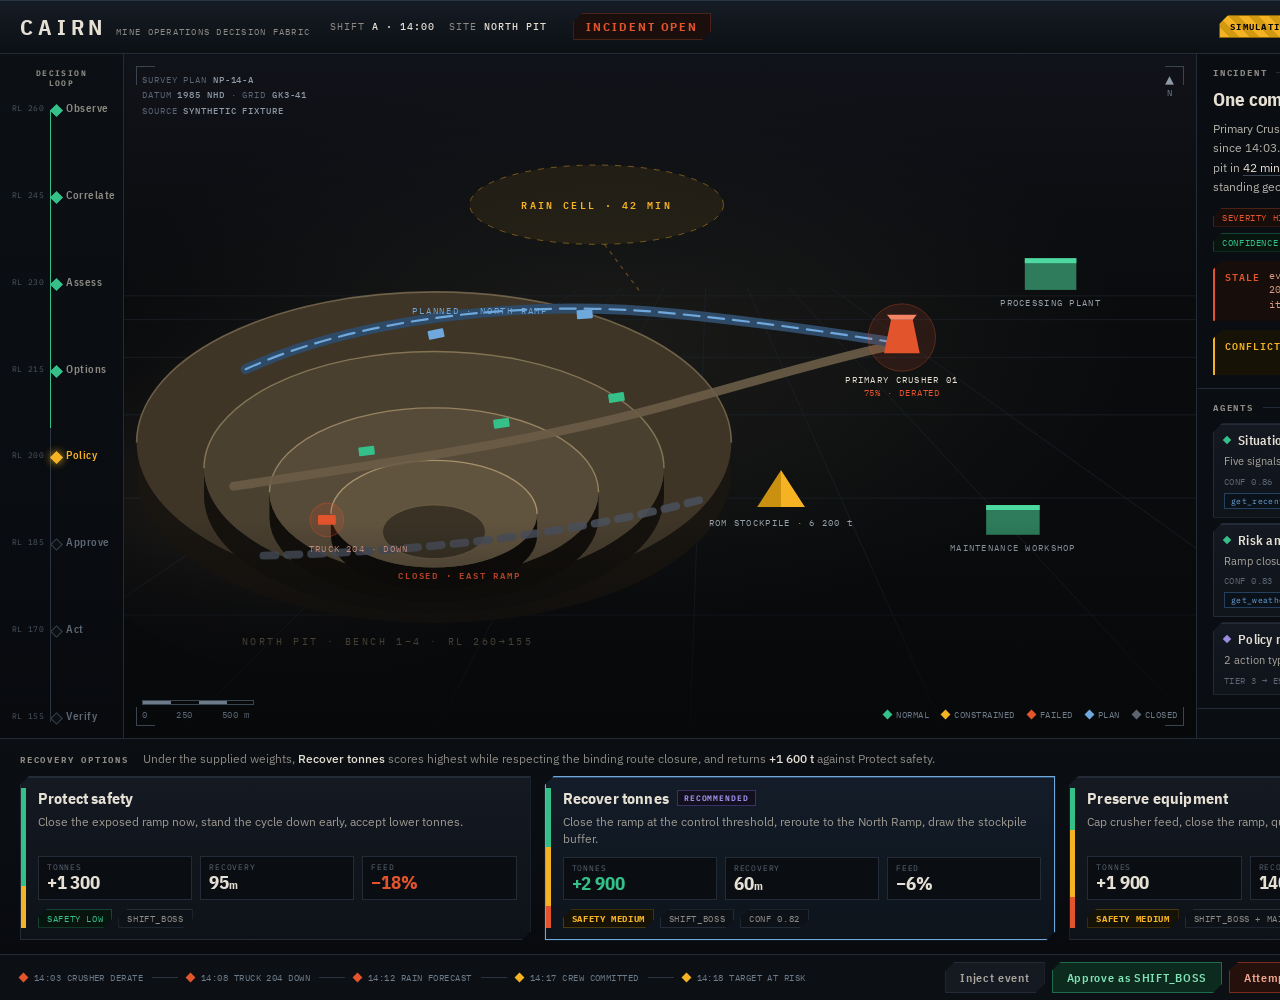
<file: docs/design/chrome-mockup.html>
<!doctype html>
<html lang="en">
<head>
<meta charset="utf-8" />
<title>CAIRN — design mockup</title>
<link rel="preconnect" href="https://fonts.googleapis.com">
<link rel="preconnect" href="https://fonts.gstatic.com" crossorigin>
<link href="https://fonts.googleapis.com/css2?family=IBM+Plex+Mono:wght@400;500;600&family=IBM+Plex+Sans+Condensed:wght@600;700&family=IBM+Plex+Sans:wght@400;500;600&display=swap" rel="stylesheet">
<style>
:root{
  /* Palette drawn from the pit itself: basalt shadow, limestone dust, haematite ore,
     hi-vis PPE amber, oxidised-copper green, survey-mark blue. */
  --basalt:#07090C; --strata:#10141A; --plate:#141922; --rule:#232B36; --rule-hi:#333D4B;
  --dust:#E6E0D4; --dust-dim:#8D8A83;
  --haematite:#E2542C; --hivis:#F5B324; --malachite:#35C08A; --survey:#6FA8DC; --violet:#9B8CE0;
  --chamfer: polygon(9px 0, 100% 0, 100% calc(100% - 9px), calc(100% - 9px) 100%, 0 100%, 0 9px);
  --mono:'IBM Plex Mono',ui-monospace,monospace;
  --cond:'IBM Plex Sans Condensed',system-ui,sans-serif;
  --sans:'IBM Plex Sans',system-ui,sans-serif;
}
*{box-sizing:border-box;margin:0;padding:0}
body{
  width:1600px;height:1000px;background:var(--basalt);color:var(--dust);
  font-family:var(--sans);font-size:13px;overflow:hidden;
  display:grid;grid-template-rows:54px 1fr 216px 46px;
  /* survey grid, very faint */
  background-image:linear-gradient(var(--rule) 1px,transparent 1px),linear-gradient(90deg,var(--rule) 1px,transparent 1px);
  background-size:80px 80px;background-blend-mode:normal;
}
body::before{content:'';position:fixed;inset:0;background:var(--basalt);opacity:.86;pointer-events:none;z-index:0}
body>*{position:relative;z-index:1}

/* ---------------------------------------------------------------- header */
.bar{display:flex;align-items:center;gap:20px;padding:0 20px;
  background:linear-gradient(180deg,#161C25,#0C1015);border-bottom:1px solid var(--rule);
  box-shadow:0 1px 0 #000, inset 0 1px 0 #2B3542;}
.mark{display:flex;align-items:baseline;gap:9px}
.mark b{font-family:var(--cond);font-weight:700;font-size:22px;letter-spacing:.22em;color:var(--dust)}
.mark span{font-family:var(--mono);font-size:9px;color:var(--dust-dim);letter-spacing:.14em}
.crumbs{display:flex;gap:14px;font-family:var(--mono);font-size:10px;color:var(--dust-dim);letter-spacing:.1em;text-transform:uppercase}
.crumbs b{color:var(--dust);font-weight:500}
.state{margin-left:6px;font-family:var(--cond);font-weight:700;font-size:12px;letter-spacing:.16em;
  padding:5px 12px;color:var(--haematite);border:1px solid #4A2318;background:#1A0F0C;clip-path:var(--chamfer)}
.right{margin-left:auto;display:flex;align-items:center;gap:9px}
.plate{font-family:var(--mono);font-size:9px;letter-spacing:.1em;padding:5px 10px;
  color:var(--dust-dim);border:1px solid var(--rule);background:#0D1218;clip-path:var(--chamfer)}
.warn{color:#0B0906;background:repeating-linear-gradient(45deg,var(--hivis),var(--hivis) 7px,#D19A10 7px,#D19A10 14px);
  border-color:#8A6608;font-weight:700;letter-spacing:.14em}

/* ----------------------------------------------------------------- main */
.main{display:grid;grid-template-columns:124px 1fr 404px;min-height:0}

/* SIGNATURE: the decision loop as pit bench levels, with reduced-level marks */
.spine{border-right:1px solid var(--rule);background:linear-gradient(180deg,#0C1015,#080A0E);
  padding:14px 0 0;display:flex;flex-direction:column}
.spine h3{font-family:var(--mono);font-size:8px;letter-spacing:.18em;color:var(--dust-dim);
  text-align:center;margin-bottom:14px}
.bench{position:relative;flex:1;display:flex;flex-direction:column;justify-content:space-between;padding-bottom:16px}
.lvl{display:grid;grid-template-columns:38px 1fr;align-items:center;gap:8px;padding:0 10px 0 6px;position:relative}
.lvl .rl{font-family:var(--mono);font-size:8px;color:#4C5764;text-align:right;letter-spacing:.04em}
.lvl .tick{position:relative;padding-left:14px;font-family:var(--cond);font-weight:600;font-size:10.5px;
  letter-spacing:.05em;color:#5D6875;line-height:1.15}
.lvl .tick::before{content:'';position:absolute;left:0;top:4px;width:7px;height:7px;
  border:1px solid #39434F;background:#0B0F14;transform:rotate(45deg)}
.lvl.done .tick{color:var(--dust-dim)}
.lvl.done .tick::before{background:var(--malachite);border-color:var(--malachite)}
.lvl.now .tick{color:var(--hivis)}
.lvl.now .tick::before{background:var(--hivis);border-color:var(--hivis);box-shadow:0 0 9px var(--hivis)}
.spine .seam{position:absolute;left:50px;top:8px;bottom:16px;width:1px;background:linear-gradient(180deg,var(--malachite) 0%,var(--malachite) 52%,#2B3440 52%,#2B3440 100%)}

/* ----------------------------------------------------------- scene frame */
.scene{position:relative;background:radial-gradient(ellipse 70% 60% at 46% 42%,#1A1B18 0%,#0A0B0D 68%);overflow:hidden}
.scene svg{position:absolute;inset:0;width:100%;height:100%}
.corner{position:absolute;width:19px;height:19px;border:1px solid #3A4552}
.corner.tl{top:12px;left:12px;border-right:0;border-bottom:0}
.corner.tr{top:12px;right:12px;border-left:0;border-bottom:0}
.corner.bl{bottom:12px;left:12px;border-right:0;border-top:0}
.corner.br{bottom:12px;right:12px;border-left:0;border-top:0}
.sceneMeta{position:absolute;left:18px;top:18px;font-family:var(--mono);font-size:9px;color:#5A6673;letter-spacing:.1em;line-height:1.7}
.sceneMeta b{color:#8E9AA6;font-weight:500}
.northArrow{position:absolute;right:22px;top:18px;text-align:center;font-family:var(--mono);font-size:9px;color:#6D7A88}
.northArrow div{font-size:15px;line-height:1;color:#8E9AA6}
.scaleBar{position:absolute;left:18px;bottom:18px;font-family:var(--mono);font-size:8.5px;color:#5A6673;letter-spacing:.08em}
.scaleBar i{display:block;width:112px;height:5px;margin-bottom:4px;
  background:repeating-linear-gradient(90deg,#6D7A88,#6D7A88 28px,transparent 28px,transparent 56px);border:1px solid #3A4552}
.legend{position:absolute;right:18px;bottom:18px;display:flex;gap:13px;font-family:var(--mono);font-size:8.5px;color:#6D7A88;letter-spacing:.06em}
.legend s{text-decoration:none;display:flex;align-items:center;gap:5px}
.legend i{width:7px;height:7px;display:block;transform:rotate(45deg)}

/* --------------------------------------------------------------- dossier */
.dossier{border-left:1px solid var(--rule);background:#0A0D12;overflow:hidden;display:flex;flex-direction:column}
.sec{border-bottom:1px solid var(--rule);padding:13px 16px}
.sec h2{font-family:var(--mono);font-size:9px;letter-spacing:.2em;color:var(--dust-dim);
  display:flex;align-items:center;gap:9px;margin-bottom:10px}
.sec h2::after{content:'';flex:1;height:1px;background:var(--rule)}
.hl{font-family:var(--cond);font-weight:700;font-size:19px;line-height:1.2;letter-spacing:-.005em;margin-bottom:8px}
.narr{font-size:12px;line-height:1.62;color:#B6B2A9}
.narr em{font-style:normal;color:var(--dust);border-bottom:1px solid #3C4652}
.tags{display:flex;flex-wrap:wrap;gap:6px;margin-top:11px}
.tag{font-family:var(--mono);font-size:9px;letter-spacing:.07em;padding:3px 8px;
  border:1px solid var(--rule);color:var(--dust-dim);background:#0D1218;clip-path:var(--chamfer)}
.tag.hot{color:var(--haematite);border-color:#4A2318;background:#170D0A}
.tag.warn{color:var(--hivis);border-color:#4A3A10;background:#161206}
.tag.ok{color:var(--malachite);border-color:#144534;background:#08150F}

.flag{display:grid;grid-template-columns:auto 1fr;gap:9px;padding:8px 10px;margin-top:9px;
  font-family:var(--mono);font-size:9.5px;line-height:1.55;clip-path:var(--chamfer)}
.flag b{font-weight:600;letter-spacing:.1em}
.flag.stale{background:#170D0A;border-left:2px solid var(--haematite);color:#D89A85}
.flag.stale b{color:var(--haematite)}
.flag.conflict{background:#161206;border-left:2px solid var(--hivis);color:#CBAE72}
.flag.conflict b{color:var(--hivis)}

.agents{display:flex;flex-direction:column;gap:5px}
.agent{border:1px solid var(--rule);background:linear-gradient(180deg,#141922,#0F131A);
  padding:8px 10px;clip-path:var(--chamfer);box-shadow:inset 0 1px 0 #232C38}
.agent .top{display:flex;align-items:center;gap:8px}
.agent .dot{width:6px;height:6px;transform:rotate(45deg);background:var(--malachite);flex:0 0 auto}
.agent .nm{font-family:var(--cond);font-weight:600;font-size:12.5px;letter-spacing:.02em}
.agent .kind{margin-left:auto;font-family:var(--mono);font-size:8px;color:#4F5A67;letter-spacing:.08em}
.agent .kind.det{color:var(--violet)}
.agent .say{font-size:11px;color:#A8A49B;line-height:1.5;margin-top:5px}
.agent .rdg{display:flex;gap:9px;margin-top:6px;font-family:var(--mono);font-size:8.5px;color:#5A6673;letter-spacing:.05em}
.agent .tools{display:flex;gap:4px;margin-top:6px}
.agent .tools i{font-family:var(--mono);font-style:normal;font-size:8px;letter-spacing:.04em;
  padding:2px 6px;border:1px solid #24405E;color:var(--survey);background:#0A1119}

/* ------------------------------------------------------------------ rail */
.rail{border-top:1px solid var(--rule);background:linear-gradient(180deg,#0B0F14,#080A0E);padding:12px 20px}
.railhead{display:flex;align-items:baseline;gap:14px;margin-bottom:10px}
.railhead h2{font-family:var(--mono);font-size:9px;letter-spacing:.2em;color:var(--dust-dim)}
.railhead p{font-size:11.5px;color:#8D8A83}
.railhead p b{color:var(--dust);font-weight:500}
.cards{display:grid;grid-template-columns:repeat(3,1fr);gap:14px}
.card{position:relative;display:grid;grid-template-columns:5px 1fr;gap:12px;
  border:1px solid var(--rule);background:linear-gradient(180deg,#141922,#0E1218);
  padding:11px 13px 11px 0;clip-path:var(--chamfer);box-shadow:inset 0 1px 0 #232C38}
.card.sel{border-color:var(--survey);background:linear-gradient(180deg,#131C28,#0D141C);
  box-shadow:inset 0 1px 0 #2E4A66,0 0 0 1px rgba(111,168,220,.28)}
/* core-sample bar: risk composition as strata */
.core{width:5px;height:100%}
.card h3{font-family:var(--cond);font-weight:700;font-size:16px;letter-spacing:.01em;display:flex;align-items:center;gap:8px}
.rec{font-family:var(--mono);font-size:8px;letter-spacing:.11em;color:var(--violet);
  border:1px solid #3B3168;background:#120F1E;padding:2px 6px}
.card p{font-size:11.5px;color:#9E9A92;line-height:1.5;margin-top:5px;min-height:34px}
.mets{display:grid;grid-template-columns:repeat(3,1fr);gap:8px;margin-top:9px}
.met{border:1px solid var(--rule);background:#0A0E13;padding:5px 8px}
.met u{display:block;text-decoration:none;font-family:var(--mono);font-size:8px;color:#5A6673;letter-spacing:.1em}
.met b{font-family:var(--cond);font-weight:700;font-size:19px;letter-spacing:-.01em;line-height:1.15}
.foot{display:flex;gap:6px;margin-top:9px;flex-wrap:wrap}

/* ---------------------------------------------------------------- footer */
.ctl{display:flex;align-items:center;gap:16px;padding:0 20px;background:#0C1015;border-top:1px solid var(--rule)}
.tl{display:flex;align-items:center;flex:1;gap:0}
.ev{display:flex;align-items:center;gap:7px;font-family:var(--mono);font-size:9px;color:#6D7A88;letter-spacing:.05em}
.ev i{width:7px;height:7px;transform:rotate(45deg);display:block}
.seg{width:26px;height:1px;background:#2B3440;margin:0 9px}
.btns{display:flex;gap:7px}
.btn{font-family:var(--cond);font-weight:600;font-size:11.5px;letter-spacing:.06em;padding:7px 14px;
  border:1px solid var(--rule);background:#141922;color:#A8A49B;clip-path:var(--chamfer)}
.btn.go{background:#0C2A1E;border-color:#1D6B4C;color:#7FE3B6}
.btn.no{background:#26100C;border-color:#7A2B1C;color:#F0A78F}
</style>
</head>
<body>

<header class="bar">
  <div class="mark"><b>CAIRN</b><span>MINE OPERATIONS DECISION FABRIC</span></div>
  <div class="crumbs"><span>SHIFT <b>A · 14:00</b></span><span>SITE <b>NORTH PIT</b></span></div>
  <div class="state">INCIDENT OPEN</div>
  <div class="right">
    <span class="plate warn">SIMULATION ONLY</span>
    <span class="plate">claude-sonnet-5</span>
    <span class="plate">policy-2026.09.1</span>
  </div>
</header>

<main class="main">

  <!-- SIGNATURE: decision loop as bench levels -->
  <aside class="spine">
    <h3>DECISION<br>LOOP</h3>
    <div class="bench">
      <div class="seam"></div>
      <div class="lvl done"><span class="rl">RL 260</span><span class="tick">Observe</span></div>
      <div class="lvl done"><span class="rl">RL 245</span><span class="tick">Correlate</span></div>
      <div class="lvl done"><span class="rl">RL 230</span><span class="tick">Assess</span></div>
      <div class="lvl done"><span class="rl">RL 215</span><span class="tick">Options</span></div>
      <div class="lvl now"><span class="rl">RL 200</span><span class="tick">Policy</span></div>
      <div class="lvl"><span class="rl">RL 185</span><span class="tick">Approve</span></div>
      <div class="lvl"><span class="rl">RL 170</span><span class="tick">Act</span></div>
      <div class="lvl"><span class="rl">RL 155</span><span class="tick">Verify</span></div>
    </div>
  </aside>

  <!-- scene, framed as a survey sheet -->
  <section class="scene">
    <svg viewBox="0 0 1100 690" preserveAspectRatio="xMidYMid slice">
      <defs>
        <radialGradient id="dust" cx="30%" cy="56%" r="46%">
          <stop offset="0%" stop-color="#6A5B45" stop-opacity=".30"/>
          <stop offset="100%" stop-color="#0A0B0D" stop-opacity="0"/></radialGradient>
        <linearGradient id="far" x1="0" y1="0" x2="0" y2="1">
          <stop offset="0" stop-color="#11131A" stop-opacity=".95"/>
          <stop offset="1" stop-color="#11131A" stop-opacity="0"/></linearGradient>
        <linearGradient id="near" x1="0" y1="0" x2="0" y2="1">
          <stop offset="0" stop-color="#07080A" stop-opacity="0"/>
          <stop offset="1" stop-color="#07080A" stop-opacity=".92"/></linearGradient>
        <linearGradient id="road" x1="0" y1="0" x2="1" y2="0">
          <stop offset="0" stop-color="#7A6A52"/><stop offset="1" stop-color="#544838"/></linearGradient>
      </defs>

      <!-- ground plane: converging survey grid is the cheapest honest depth cue -->
      <g stroke="#1D232C" stroke-width="1" opacity=".75">
        <path d="M-200,690 L470,236"/><path d="M60,690 L512,236"/><path d="M320,690 L554,236"/>
        <path d="M580,690 L596,236"/><path d="M840,690 L638,236"/><path d="M1100,690 L680,236"/>
        <path d="M1360,690 L722,236"/>
        <path d="M0,244 L1100,244"/><path d="M0,268 L1100,268"/><path d="M0,306 L1100,306"/>
        <path d="M0,364 L1100,364"/><path d="M0,448 L1100,448"/><path d="M0,566 L1100,566"/>
      </g>
      <rect width="1100" height="250" fill="url(#far)"/>
      <ellipse cx="330" cy="420" rx="420" ry="230" fill="url(#dust)"/>

      <!-- OPEN PIT: four benches. Each = dark riser wall + lit top face. -->
      <g transform="translate(322,392)">
        <g>
          <path d="M-300,0 A300,152 0 0 0 300,0 L300,30 A300,152 0 0 1 -300,30 Z" fill="#191510"/>
          <ellipse rx="300" ry="152" fill="#3E3527"/>
          <path d="M-300,0 A300,152 0 0 1 300,0" fill="none" stroke="#8C7A5C" stroke-width="1.6" opacity=".7"/>
        </g>
        <g transform="translate(0,26)">
          <path d="M-232,0 A232,118 0 0 0 232,0 L232,28 A232,118 0 0 1 -232,28 Z" fill="#15120E"/>
          <ellipse rx="232" ry="118" fill="#4A4030"/>
          <path d="M-232,0 A232,118 0 0 1 232,0" fill="none" stroke="#9C8965" stroke-width="1.5" opacity=".72"/>
        </g>
        <g transform="translate(0,50)">
          <path d="M-166,0 A166,85 0 0 0 166,0 L166,26 A166,85 0 0 1 -166,26 Z" fill="#120F0B"/>
          <ellipse rx="166" ry="85" fill="#564A38"/>
          <path d="M-166,0 A166,85 0 0 1 166,0" fill="none" stroke="#AE9970" stroke-width="1.4" opacity=".74"/>
        </g>
        <g transform="translate(0,72)">
          <path d="M-104,0 A104,54 0 0 0 104,0 L104,22 A104,54 0 0 1 -104,22 Z" fill="#0E0C09"/>
          <ellipse rx="104" ry="54" fill="#61543F"/>
          <path d="M-104,0 A104,54 0 0 1 104,0" fill="none" stroke="#BFA87C" stroke-width="1.3" opacity=".76"/>
        </g>
        <ellipse cy="90" rx="52" ry="27" fill="#3A3225"/>
        <ellipse cy="90" rx="52" ry="27" fill="none" stroke="#7E6E52" stroke-opacity=".5"/>
      </g>
      <text x="128" y="596" font-family="IBM Plex Mono" font-size="10" fill="#8A7A62" letter-spacing="2.6">NORTH PIT · BENCH 1–4 · RL 260→155</text>

      <!-- haul roads. Plan route reads as a surveyed line, not a neon tube. -->
      <path d="M120,436 C280,412 430,390 566,352 C660,326 720,308 776,296"
            stroke="#6B5C46" stroke-width="9" fill="none" stroke-linecap="round" opacity=".9"/>
      <path d="M132,318 C240,268 410,246 566,262 C666,272 728,282 780,290"
            stroke="#2E4A66" stroke-width="10" fill="none" stroke-linecap="round"/>
      <path d="M132,318 C240,268 410,246 566,262 C666,272 728,282 780,290"
            stroke="#6FA8DC" stroke-width="2.2" fill="none" stroke-linecap="round" stroke-dasharray="16 9"/>
      <text x="300" y="262" font-family="IBM Plex Mono" font-size="9.5" fill="#6FA8DC" letter-spacing="1.8">PLANNED · NORTH RAMP</text>

      <path d="M150,506 C310,502 452,486 590,450" stroke="#4A515C" stroke-width="8"
            fill="none" stroke-linecap="round" stroke-dasharray="12 12" opacity=".85"/>
      <text x="286" y="530" font-family="IBM Plex Mono" font-size="9.5" font-weight="600"
            fill="#E2542C" letter-spacing="1.8">CLOSED · EAST RAMP</text>

      <!-- fleet -->
      <g>
        <rect x="246" y="396" width="16" height="9" rx="1" fill="#35C08A" transform="rotate(-7 254 400)"/>
        <rect x="382" y="368" width="16" height="9" rx="1" fill="#35C08A" transform="rotate(-8 390 372)"/>
        <rect x="498" y="342" width="16" height="9" rx="1" fill="#35C08A" transform="rotate(-9 506 346)"/>
        <rect x="316" y="278" width="16" height="9" rx="1" fill="#6FA8DC" transform="rotate(-12 324 282)"/>
        <rect x="466" y="258" width="16" height="9" rx="1" fill="#6FA8DC" transform="rotate(-4 474 262)"/>
        <g transform="translate(214,470)">
          <circle r="17" fill="#E2542C" opacity=".15"/><circle r="17" fill="none" stroke="#E2542C" stroke-opacity=".4"/>
          <rect x="-9" y="-5" width="18" height="10" rx="1" fill="#E2542C"/>
        </g>
        <text x="196" y="502" font-family="IBM Plex Mono" font-size="9" fill="#D89A85" letter-spacing="1.2">TRUCK 204 · DOWN</text>
      </g>

      <!-- plant area, clustered on a plateau right of the pit -->
      <g transform="translate(794,286)">
        <circle r="34" fill="#E2542C" opacity=".12"/><circle r="34" fill="none" stroke="#E2542C" stroke-opacity=".32"/>
        <path d="M-18,16 L-11,-18 L11,-18 L18,16 Z" fill="#E2542C"/>
        <path d="M-11,-18 L11,-18 L15,-23 L-15,-23 Z" fill="#F58465"/>
        <text y="46" text-anchor="middle" font-family="IBM Plex Mono" font-size="9.5" fill="#E8E2D6" letter-spacing="1.3">PRIMARY CRUSHER 01</text>
        <text y="59" text-anchor="middle" font-family="IBM Plex Mono" font-size="9" fill="#E2542C" letter-spacing=".9">75% · DERATED</text>
      </g>
      <g transform="translate(944,222)">
        <rect x="-26" y="-16" width="52" height="32" fill="#2E7C5C"/>
        <rect x="-26" y="-16" width="52" height="5" fill="#4FD9A2"/>
        <text y="32" text-anchor="middle" font-family="IBM Plex Mono" font-size="9.5" fill="#98A2AC" letter-spacing="1.3">PROCESSING PLANT</text>
      </g>
      <g transform="translate(672,442)">
        <path d="M0,-22 L24,15 L-24,15 Z" fill="#C9910F"/><path d="M0,-22 L24,15 L0,15 Z" fill="#F5B324"/>
        <text y="34" text-anchor="middle" font-family="IBM Plex Mono" font-size="9.5" fill="#98A2AC" letter-spacing="1.3">ROM STOCKPILE · 6 200 t</text>
      </g>
      <g transform="translate(906,470)">
        <rect x="-27" y="-15" width="54" height="30" fill="#2E7C5C"/>
        <rect x="-27" y="-15" width="54" height="5" fill="#4FD9A2"/>
        <text y="31" text-anchor="middle" font-family="IBM Plex Mono" font-size="9.5" fill="#98A2AC" letter-spacing="1.3">MAINTENANCE WORKSHOP</text>
      </g>

      <!-- rain cell, smaller so it threatens rather than dominates -->
      <g transform="translate(486,152)">
        <ellipse rx="128" ry="40" fill="#F5B324" opacity=".07"/>
        <ellipse rx="128" ry="40" fill="none" stroke="#F5B324" stroke-opacity=".42" stroke-dasharray="6 7"/>
        <text y="4" text-anchor="middle" font-family="IBM Plex Mono" font-size="10.5" font-weight="600" fill="#F5B324" letter-spacing="2.4">RAIN CELL · 42 MIN</text>
        <path d="M8,40 L44,88" stroke="#F5B324" stroke-opacity=".35" stroke-width="1.2" stroke-dasharray="4 5"/>
      </g>

      <rect y="470" width="1100" height="220" fill="url(#near)"/>
    </svg>

    <div class="corner tl"></div><div class="corner tr"></div><div class="corner bl"></div><div class="corner br"></div>
    <div class="sceneMeta">SURVEY PLAN <b>NP-14-A</b><br>DATUM <b>1985 NHD</b> · GRID <b>GK3-41</b><br>SOURCE <b>SYNTHETIC FIXTURE</b></div>
    <div class="northArrow"><div>▲</div>N</div>
    <div class="scaleBar"><i></i>0 &nbsp;&nbsp;&nbsp; 250 &nbsp;&nbsp;&nbsp; 500 m</div>
    <div class="legend">
      <s><i style="background:#35C08A"></i>NORMAL</s>
      <s><i style="background:#F5B324"></i>CONSTRAINED</s>
      <s><i style="background:#E2542C"></i>FAILED</s>
      <s><i style="background:#6FA8DC"></i>PLAN</s>
      <s><i style="background:#5C6470"></i>CLOSED</s>
    </div>
  </section>

  <!-- dossier -->
  <aside class="dossier">
    <div class="sec">
      <h2>INCIDENT</h2>
      <div class="hl">One compound disruption, not five alerts</div>
      <div class="narr">Primary Crusher 01 has held <em>1 800 t/h against 2 400 t/h nominal</em> since 14:03. Truck 204 went down at 14:08. A rain cell reaches the pit in <em>42 minutes</em>, and the East Ramp closes automatically under a standing geotechnical control.</div>
      <div class="tags">
        <span class="tag hot">SEVERITY HIGH</span>
        <span class="tag">5 EVENTS → 1 INCIDENT</span>
        <span class="tag warn">42 MIN WINDOW</span>
        <span class="tag ok">CONFIDENCE 0.86</span>
      </div>
      <div class="flag stale"><b>STALE</b><span>evd_fleet_telemetry_stale — last packet for Truck 204 is 15 minutes old. Confirm before relying on it.</span></div>
      <div class="flag conflict"><b>CONFLICT</b><span>evd_weather_bom vs evd_weather_onsite — both retained; planning uses the earlier arrival.</span></div>
    </div>

    <div class="sec">
      <h2>AGENTS</h2>
      <div class="agents">
        <div class="agent">
          <div class="top"><i class="dot"></i><span class="nm">Situation</span><span class="kind">STRANDS AGENT</span></div>
          <div class="say">Five signals share one haul cycle and one 42-minute window.</div>
          <div class="rdg"><span>CONF 0.86</span><span>8 EVIDENCE</span><span>9 ms</span></div>
          <div class="tools"><i>get_recent_events</i><i>get_evidence</i></div>
        </div>
        <div class="agent">
          <div class="top"><i class="dot"></i><span class="nm">Risk and HSE</span><span class="kind">STRANDS AGENT</span></div>
          <div class="say">Ramp closure is a binding control. Not a discretionary call.</div>
          <div class="rdg"><span>CONF 0.83</span><span>4 EVIDENCE</span><span>6 ms</span></div>
          <div class="tools"><i>get_weather_window</i><i>get_evidence</i></div>
        </div>
        <div class="agent">
          <div class="top"><i class="dot" style="background:var(--violet)"></i><span class="nm">Policy review</span><span class="kind det">DETERMINISTIC · NO MODEL</span></div>
          <div class="say">2 action types evaluated against policy-2026.09.1</div>
          <div class="rdg"><span>TIER 3 → ESCALATE</span><span>0 MODEL CALLS</span></div>
        </div>
      </div>
    </div>
  </aside>
</main>

<!-- options -->
<section class="rail">
  <div class="railhead">
    <h2>RECOVERY OPTIONS</h2>
    <p>Under the supplied weights, <b>Recover tonnes</b> scores highest while respecting the binding route closure, and returns <b>+1 600 t</b> against Protect safety.</p>
  </div>
  <div class="cards">
    <article class="card">
      <div class="core" style="background:linear-gradient(180deg,#35C08A 0 70%,#F5B324 70% 100%)"></div>
      <div>
        <h3>Protect safety</h3>
        <p>Close the exposed ramp now, stand the cycle down early, accept lower tonnes.</p>
        <div class="mets">
          <div class="met"><u>TONNES</u><b>+1 300</b></div>
          <div class="met"><u>RECOVERY</u><b>95<small style="font-size:11px">m</small></b></div>
          <div class="met"><u>FEED</u><b style="color:var(--haematite)">−18%</b></div>
        </div>
        <div class="foot"><span class="tag ok">SAFETY LOW</span><span class="tag">SHIFT_BOSS</span></div>
      </div>
    </article>

    <article class="card sel">
      <div class="core" style="background:linear-gradient(180deg,#35C08A 0 42%,#F5B324 42% 84%,#E2542C 84% 100%)"></div>
      <div>
        <h3>Recover tonnes <span class="rec">RECOMMENDED</span></h3>
        <p>Close the ramp at the control threshold, reroute to the North Ramp, draw the stockpile buffer.</p>
        <div class="mets">
          <div class="met"><u>TONNES</u><b style="color:var(--malachite)">+2 900</b></div>
          <div class="met"><u>RECOVERY</u><b>60<small style="font-size:11px">m</small></b></div>
          <div class="met"><u>FEED</u><b>−6%</b></div>
        </div>
        <div class="foot"><span class="tag warn">SAFETY MEDIUM</span><span class="tag">SHIFT_BOSS</span><span class="tag">CONF 0.82</span></div>
      </div>
    </article>

    <article class="card">
      <div class="core" style="background:linear-gradient(180deg,#35C08A 0 30%,#F5B324 30% 78%,#E2542C 78% 100%)"></div>
      <div>
        <h3>Preserve equipment</h3>
        <p>Cap crusher feed, close the ramp, queue the inspection when the crew frees at 16:10.</p>
        <div class="mets">
          <div class="met"><u>TONNES</u><b>+1 900</b></div>
          <div class="met"><u>RECOVERY</u><b>140<small style="font-size:11px">m</small></b></div>
          <div class="met"><u>FEED</u><b style="color:var(--haematite)">−30%</b></div>
        </div>
        <div class="foot"><span class="tag warn">SAFETY MEDIUM</span><span class="tag">SHIFT_BOSS + MAINT</span></div>
      </div>
    </article>
  </div>
</section>

<footer class="ctl">
  <div class="tl">
    <span class="ev"><i style="background:#E2542C"></i>14:03 CRUSHER DERATE</span><span class="seg"></span>
    <span class="ev"><i style="background:#E2542C"></i>14:08 TRUCK 204 DOWN</span><span class="seg"></span>
    <span class="ev"><i style="background:#E2542C"></i>14:12 RAIN FORECAST</span><span class="seg"></span>
    <span class="ev"><i style="background:#F5B324"></i>14:17 CREW COMMITTED</span><span class="seg"></span>
    <span class="ev"><i style="background:#F5B324"></i>14:18 TARGET AT RISK</span>
  </div>
  <div class="btns">
    <span class="btn">Inject event</span>
    <span class="btn go">Approve as SHIFT_BOSS</span>
    <span class="btn no">Attempt interlock override</span>
    <span class="btn">Audit trace</span>
    <span class="btn">Reset</span>
  </div>
</footer>

</body>
</html>
</file>
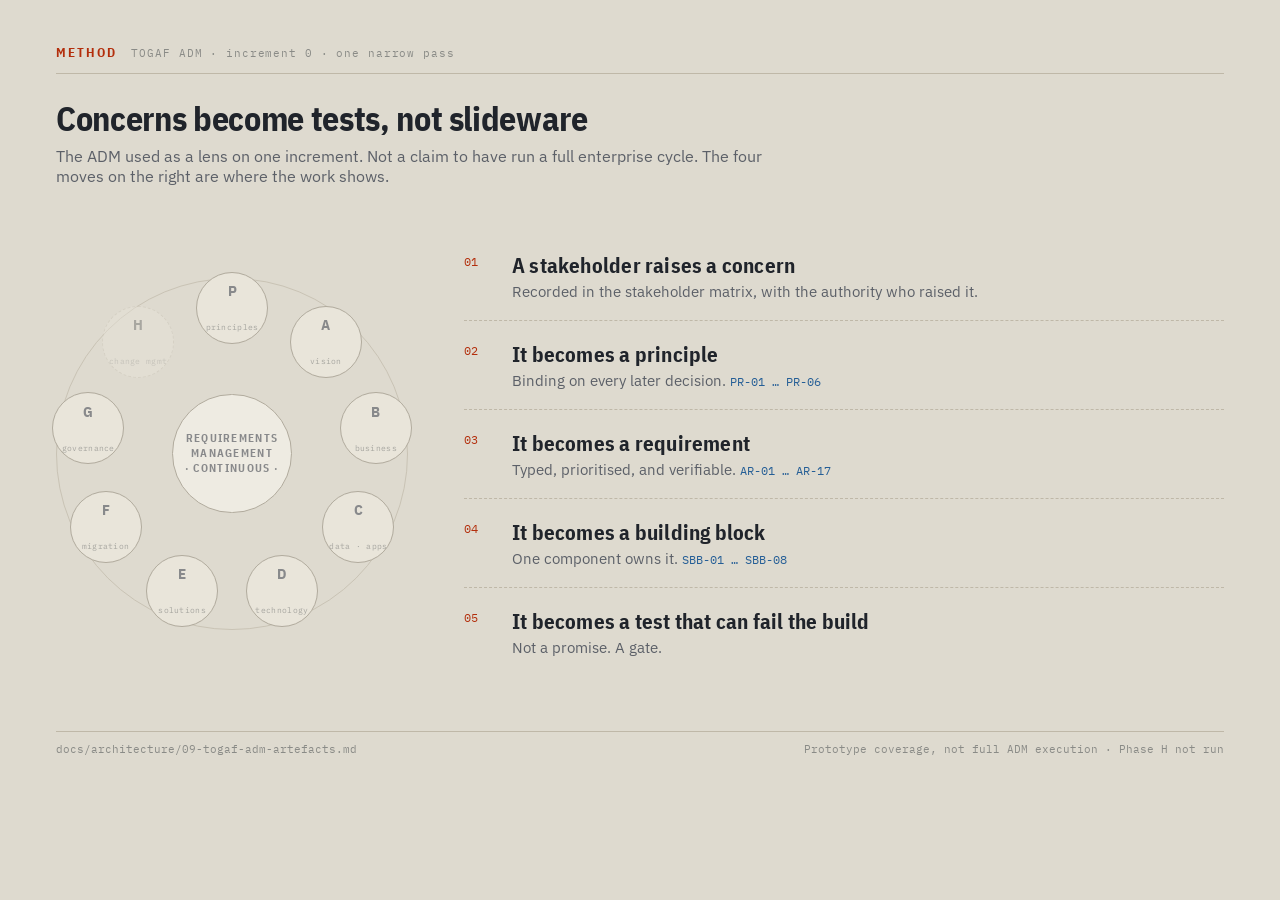
<file: docs/design/slides.html>
<!doctype html>
<meta charset="utf-8">
<title>CAIRN · demo slides</title>
<!--
  Six frames for Act 4 of the demo, built to the app's own tokens so they read as the
  same product rather than a deck bolted on afterwards. Three for the architecture, three
  for the method.

  The architecture frame is drawn for video rather than embedding the README diagram.
  That diagram is correct and detailed, which is exactly wrong at this scale: the
  narration talks about zones and a boundary, so the frame shows zones and a boundary at
  a size a judge can read on a laptop.

  Every identifier on these slides resolves to a real artefact in the repo. Nothing here
  is illustrative. The reveal timings match the narration clause boundaries in
  captures/narration.md, so each link lands as it is spoken.

  Drive it with captures/capture-slides.mjs. Slide is chosen by hash: #a, #b, #c.
-->
<style>
@font-face{font-family:'IBM Plex Sans';font-weight:400;font-display:block;src:url('../../app/web/vendor/fonts/ibm-plex-sans-latin-400-normal.woff2') format('woff2')}
@font-face{font-family:'IBM Plex Sans';font-weight:600;font-display:block;src:url('../../app/web/vendor/fonts/ibm-plex-sans-latin-600-normal.woff2') format('woff2')}
@font-face{font-family:'IBM Plex Sans Condensed';font-weight:700;font-display:block;src:url('../../app/web/vendor/fonts/ibm-plex-sans-condensed-latin-700-normal.woff2') format('woff2')}
@font-face{font-family:'IBM Plex Mono';font-weight:400;font-display:block;src:url('../../app/web/vendor/fonts/ibm-plex-mono-latin-400-normal.woff2') format('woff2')}
@font-face{font-family:'IBM Plex Mono';font-weight:600;font-display:block;src:url('../../app/web/vendor/fonts/ibm-plex-mono-latin-600-normal.woff2') format('woff2')}

:root{
  --ground:#DEDACF; --plate:#EFEBE1; --raise:#F7F4EC; --sink:#D2CDC1;
  --rule:#BFB8A8; --rule-hi:#9A9384;
  --ink:#20242B; --ink-dim:#5C6068; --ink-faint:#8A8B87;
  --haematite:#B32E0C; --hivis:#9A6A00; --malachite:#0F7A52; --survey:#255E96; --violet:#5B49A8;
  --ok-bg:#D9EFE4; --ok-line:#78BFA0; --hot-bg:#F6DED6; --hot-line:#D89880;
  --sans:'IBM Plex Sans',system-ui,sans-serif;
  --cond:'IBM Plex Sans Condensed','IBM Plex Sans',sans-serif;
  --mono:'IBM Plex Mono',ui-monospace,monospace;
  --chamfer:polygon(0 8px,8px 0,100% 0,100% calc(100% - 8px),calc(100% - 8px) 100%,0 100%);
}
*{box-sizing:border-box;margin:0}
body{width:1280px;height:800px;overflow:hidden;background:var(--ground);color:var(--ink);
  font-family:var(--sans);font-size:15px;display:grid;place-items:center}
.slide{display:none;width:1280px;height:800px;padding:44px 56px;flex-direction:column}
body:not([data-slide]) .slide#arch,
body[data-slide='arch'] .slide#arch,
body:not([data-slide]) .slide#a,
body[data-slide='a'] .slide#a,
body[data-slide='b'] .slide#b,
body[data-slide='c'] .slide#c{display:flex}

.head{display:flex;align-items:baseline;gap:14px;border-bottom:1px solid var(--rule);padding-bottom:12px}
.head b{font-family:var(--cond);font-size:13px;letter-spacing:.16em;text-transform:uppercase;color:var(--haematite)}
.head span{font-family:var(--mono);font-size:11px;color:var(--ink-faint);letter-spacing:.08em}
h1{font-family:var(--cond);font-size:34px;font-weight:700;letter-spacing:-.01em;margin:22px 0 6px}
.sub{color:var(--ink-dim);font-size:16px;max-width:74ch}

/* ---------------------------------------------------------------- slide A: the ADM */
.adm{flex:1;display:grid;grid-template-columns:352px 1fr;gap:56px;align-items:center;margin-top:4px}
.wheel{position:relative;width:352px;height:352px;opacity:.66}
.wheel .ring{position:absolute;inset:0;border-radius:50%;border:1px solid var(--rule)}
.wheel .hub{position:absolute;inset:33%;border-radius:50%;background:var(--raise);
  border:1px solid var(--rule-hi);display:grid;place-items:center;text-align:center;padding:10px}
.wheel .hub u{font-family:var(--cond);font-size:11px;letter-spacing:.12em;text-transform:uppercase;
  color:var(--ink-dim);text-decoration:none;line-height:1.35}
.ph{position:absolute;width:72px;height:72px;margin:-36px 0 0 -36px;border-radius:50%;
  background:var(--plate);border:1px solid var(--rule);display:grid;place-items:center;text-align:center}
.ph b{font-family:var(--cond);font-size:15px;font-weight:700;line-height:1}
.ph i{font-family:var(--mono);font-size:7.5px;font-style:normal;color:var(--ink-faint);
  letter-spacing:.04em;display:block;margin-top:3px;max-width:74px}
.ph.on{background:var(--plate);border-color:var(--rule-hi)}
.ph.on b{color:var(--ink-dim)}
.ph.off{opacity:.42;border-style:dashed}

.moves{display:flex;flex-direction:column;gap:0}
.mv{display:grid;grid-template-columns:32px 1fr;gap:16px;padding:19px 0;border-bottom:1px dashed var(--rule)}
.mv:last-child{border-bottom:0}
.mv u{font-family:var(--mono);font-size:12px;color:var(--haematite);text-decoration:none;padding-top:3px}
.mv b{font-family:var(--cond);font-size:21px;letter-spacing:.01em}
.mv span{display:block;color:var(--ink-dim);font-size:14.5px;margin-top:3px}
.mv code{font-family:var(--mono);font-size:11.5px;color:var(--survey)}

/* ------------------------------------------------------------- slide B: the chain */
.chain{flex:1;display:flex;flex-direction:column;justify-content:center;gap:0}
.lk{display:grid;grid-template-columns:150px 1fr 340px;gap:18px;align-items:center;
  padding:21px 20px;background:var(--plate);border:1px solid var(--rule);clip-path:var(--chamfer);
  opacity:0;transform:translateX(-14px);transition:opacity .5s ease,transform .5s ease}
.lk.show{opacity:1;transform:none}
.lk + .arrow{height:26px;margin-left:80px;border-left:2px solid var(--rule-hi);opacity:0;
  transition:opacity .4s ease;position:relative}
.lk + .arrow::after{content:'';position:absolute;left:-5px;bottom:-1px;
  border-left:6px solid transparent;border-right:6px solid transparent;border-top:7px solid var(--rule-hi)}
.lk + .arrow.show{opacity:1}
.lk u{font-family:var(--cond);font-size:11px;letter-spacing:.14em;text-transform:uppercase;
  color:var(--ink-faint);text-decoration:none}
.lk b{font-family:var(--sans);font-weight:600;font-size:18px;display:block;margin-top:4px}
.lk .id{font-family:var(--mono);font-size:11px;line-height:1.5;color:var(--survey);text-align:right}
.lk.q{background:var(--raise);border-color:var(--rule-hi)}
.lk.q b{font-style:italic}
.lk.t{background:var(--ok-bg);border-color:var(--ok-line)}
.lk.t .id{color:var(--malachite)}
.lk.t b::before{content:'✓ ';color:var(--malachite)}

/* --------------------------------------------------- slide C: the caught mistake */
.split{flex:1;display:grid;grid-template-columns:1fr 408px;gap:44px;margin-top:12px;min-height:0}
.reqs{display:flex;flex-direction:column;min-height:0}
.reqs .cap{font-family:var(--cond);font-size:11px;letter-spacing:.14em;text-transform:uppercase;
  color:var(--ink-faint);margin-bottom:8px}
table{width:100%;border-collapse:collapse;font-size:13.5px}
th{font-family:var(--cond);font-size:10px;letter-spacing:.12em;text-transform:uppercase;
  color:var(--ink-faint);text-align:left;padding:0 8px 5px 0;border-bottom:1px solid var(--rule)}
td{padding:7px 8px 7px 0;border-bottom:1px solid rgba(191,184,168,.42);vertical-align:top}
td.k{font-family:var(--mono);color:var(--haematite);white-space:nowrap}
td.v{font-family:var(--mono);font-size:12px;color:var(--malachite);white-space:nowrap}
tr.hi td{background:var(--ok-bg)}
.fix{display:flex;flex-direction:column;gap:14px;align-self:start;
  opacity:0;transform:translateX(16px);transition:opacity .6s ease,transform .6s ease}
.fix.show{opacity:1;transform:none}
.fix .cap{font-family:var(--cond);font-size:11px;letter-spacing:.14em;text-transform:uppercase;color:var(--ink-faint)}
.box{padding:16px 18px;border:1px solid var(--rule);background:var(--plate);clip-path:var(--chamfer)}
.box.bad{background:var(--hot-bg);border-color:var(--hot-line)}
.box.good{background:var(--ok-bg);border-color:var(--ok-line)}
.box u{font-family:var(--cond);font-size:10px;letter-spacing:.14em;text-transform:uppercase;
  color:var(--ink-dim);text-decoration:none;display:block;margin-bottom:6px}
.box .n{font-family:var(--cond);font-size:31px;font-weight:700;line-height:1.05}
.box.bad .n{color:var(--haematite);text-decoration:line-through;text-decoration-thickness:2px}
.box.good .n{color:var(--malachite)}
.box p{font-size:12.5px;color:var(--ink-dim);margin-top:6px;line-height:1.45}

/* ------------------------------------------------------ architecture (arch) */
.zones{flex:1;display:flex;flex-direction:column;gap:15px;margin-top:14px;min-height:0}
.band{flex:1;display:flex;flex-direction:column;justify-content:center;
  border:1px solid var(--rule);background:var(--plate);padding:14px 16px;clip-path:var(--chamfer);
  transition:opacity .5s ease,border-color .5s ease,background .5s ease}
.band.dim{opacity:.34}
.band > u{font-family:var(--cond);font-size:10px;letter-spacing:.15em;text-transform:uppercase;
  color:var(--ink-faint);text-decoration:none;display:block;margin-bottom:8px}
.band .items{display:flex;gap:11px;flex-wrap:wrap;align-items:stretch}
.chip{font-family:var(--cond);font-size:16.5px;font-weight:700;padding:12px 13px;
  display:flex;flex-direction:column;justify-content:center;
  border:1px solid var(--rule-hi);background:var(--raise);flex:1;text-align:center;min-width:0}
.chip small{display:block;font-family:var(--mono);font-size:9.5px;font-weight:400;
  color:var(--ink-faint);margin-top:3px;letter-spacing:.02em}

.band.graph{border:2px dashed var(--survey);background:var(--info-bg)}
.band.graph > u{color:var(--survey)}
.band.graph .chip{border-color:var(--info-line)}
.band.graph.hot{box-shadow:0 0 0 5px rgba(37,94,150,.16)}

.band.outside.hot{border-color:var(--haematite);box-shadow:0 0 0 5px rgba(179,46,12,.13)}
.band.outside .chip{border-color:var(--rule-hi)}
.band.outside.hot .chip{border-color:var(--hot-line);background:var(--hot-bg)}

.band.zone0{border-style:dashed;border-color:var(--rule-hi);background:transparent}
.band.zone0 .chip{background:transparent;color:var(--ink-faint);border-style:dashed;
  text-decoration:line-through;text-decoration-thickness:1.5px}
.band.zone0.hot{border-color:var(--haematite)}
.band.zone0.hot .chip{color:var(--haematite);border-color:var(--hot-line)}
.gap{flex:0 0 auto;display:flex;align-items:center;justify-content:center;gap:12px;
  font-family:var(--mono);font-size:11px;color:var(--ink-faint);letter-spacing:.06em}
.gap i{flex:1;height:1px;background:repeating-linear-gradient(90deg,var(--rule-hi) 0 7px,transparent 7px 15px)}
.band.zone0.hot ~ .gap, .zone0.hot .cut{color:var(--haematite)}

.foot{border-top:1px solid var(--rule);padding-top:10px;margin-top:14px;display:flex;
  justify-content:space-between;font-family:var(--mono);font-size:10.5px;color:var(--ink-faint)}
</style>


<!-- ======================================================= arch · the system -->
<section class="slide" id="arch">
  <div class="head"><b>Architecture</b><span>the model proposes &middot; it never authorises</span></div>
  <h1>One boundary, and what sits outside it</h1>
  <div class="zones">
    <div class="band" id="zSrc" style="flex:0 0 auto"><u>Source &middot; synthetic only</u>
      <div class="items">
        <span class="chip">Synthetic site adapter<small>fixture_source.py &middot; no live system</small></span>
      </div>
    </div>

    <div class="band graph" id="zGraph"><u>Bounded Strands graph &middot; the only place a model runs</u>
      <div class="items">
        <span class="chip">Situation<small>SituationSummary</small></span>
        <span class="chip">Reliability<small>ConstraintSet</small></span>
        <span class="chip">Operations<small>ConstraintSet</small></span>
        <span class="chip">Risk &amp; HSE<small>RiskAssessment</small></span>
        <span class="chip">Scenario planner<small>ScenarioSet</small></span>
      </div>
    </div>

    <div class="band outside" id="zOut"><u>Outside the graph &middot; deterministic, and the only way to act</u>
      <div class="items">
        <span class="chip">Policy service<small>tier 0-4 &middot; no model call</small></span>
        <span class="chip">Approval service<small>named role &middot; scoped &middot; expiring</small></span>
        <span class="chip">Action gateway<small>policy, approval, idempotency key</small></span>
        <span class="chip">Audit ledger<small>append-only</small></span>
      </div>
    </div>

    <div class="gap"><i></i><span class="cut">no control path &middot; by design</span><i></i></div>

    <div class="band zone0" id="zZero"><u>Zone 0 &middot; operational technology &middot; unreachable</u>
      <div class="items">
        <span class="chip">Programmable controllers</span>
        <span class="chip">SCADA</span>
        <span class="chip">Fleet dispatch</span>
        <span class="chip">ERP &middot; CMMS</span>
      </div>
    </div>
  </div>
  <div class="foot"><span>docs/architecture/diagrams/cairn-architecture.svg carries the detailed version</span>
    <span>Simulation only</span></div>
</section>

<!-- ============================================================= A · the method -->
<section class="slide" id="a">
  <div class="head"><b>Method</b><span>TOGAF ADM · increment 0 · one narrow pass</span></div>
  <h1>Concerns become tests, not slideware</h1>
  <p class="sub">The ADM used as a lens on one increment. Not a claim to have run a full
    enterprise cycle. The four moves on the right are where the work shows.</p>
  <div class="adm">
    <div class="wheel">
      <div class="ring"></div>
      <div class="hub"><u>Requirements<br>Management<br>· continuous ·</u></div>
      <div class="ph on" id="pP"><b>P</b><i>principles</i></div>
      <div class="ph on" id="pA"><b>A</b><i>vision</i></div>
      <div class="ph on" id="pB"><b>B</b><i>business</i></div>
      <div class="ph on" id="pC"><b>C</b><i>data · apps</i></div>
      <div class="ph on" id="pD"><b>D</b><i>technology</i></div>
      <div class="ph on" id="pE"><b>E</b><i>solutions</i></div>
      <div class="ph on" id="pF"><b>F</b><i>migration</i></div>
      <div class="ph on" id="pG"><b>G</b><i>governance</i></div>
      <div class="ph off" id="pH"><b>H</b><i>change mgmt</i></div>
    </div>
    <div class="moves">
      <div class="mv"><u>01</u><div><b>A stakeholder raises a concern</b>
        <span>Recorded in the stakeholder matrix, with the authority who raised it.</span></div></div>
      <div class="mv"><u>02</u><div><b>It becomes a principle</b>
        <span>Binding on every later decision. <code>PR-01 … PR-06</code></span></div></div>
      <div class="mv"><u>03</u><div><b>It becomes a requirement</b>
        <span>Typed, prioritised, and verifiable. <code>AR-01 … AR-17</code></span></div></div>
      <div class="mv"><u>04</u><div><b>It becomes a building block</b>
        <span>One component owns it. <code>SBB-01 … SBB-08</code></span></div></div>
      <div class="mv"><u>05</u><div><b>It becomes a test that can fail the build</b>
        <span>Not a promise. A gate.</span></div></div>
    </div>
  </div>
  <div class="foot"><span>docs/architecture/09-togaf-adm-artefacts.md</span>
    <span>Prototype coverage, not full ADM execution &middot; Phase H not run</span></div>
</section>

<!-- ========================================================== B · the traced chain -->
<section class="slide" id="b">
  <div class="head"><b>Traceability</b><span>one concern, carried to a passing test</span></div>
  <h1>One question, five artefacts, one test</h1>
  <div class="chain">
    <div class="lk q" data-step="1"><u>Stakeholder concern</u><b>"Can this thing waive a safety control?"</b><span class="id">HSE authority · §9.3</span></div>
    <div class="arrow" data-step="2"></div>
    <div class="lk" data-step="2"><u>Principle</u><b>No direct control path to operational technology</b><span class="id">PR-05 · §9.2</span></div>
    <div class="arrow" data-step="3"></div>
    <div class="lk" data-step="3"><u>Requirement</u><b>Deny every Tier 4 action, for every role, with no model call</b><span class="id">AR-05 · §9.12</span></div>
    <div class="arrow" data-step="4"></div>
    <div class="lk" data-step="4"><u>Building block</u><b>Deterministic policy service</b><span class="id">SBB-04 · app/policy/decisions.py</span></div>
    <div class="arrow" data-step="5"></div>
    <div class="lk t" data-step="5"><u>Verification</u><b>The policy path never invokes a model</b><span class="id">test_policy_denial_does_not_touch_the_agent_layer<br>passing · patches three seams</span></div>
  </div>
  <div class="foot"><span>Every identifier resolves to a real artefact in this repository.</span>
    <span>Same chain for all 17 requirements</span></div>
</section>

<!-- ======================================================= C · the caught mistake -->
<section class="slide" id="c">
  <div class="head"><b>Governance</b><span>Phase G compliance review · what the method caught</span></div>
  <h1>The review changed the build</h1>
  <div class="split">
    <div class="reqs">
      <div class="cap">Architecture requirements · every row carries the test that proves it</div>
      <table>
        <tr><th>ID</th><th>Requirement</th><th>Verification</th></tr>
        <tr><td class="k">AR-01</td><td>Correlate ≥4 signals into one incident</td><td class="v">test_five_signals…</td></tr>
        <tr><td class="k">AR-02</td><td>≥3 options differing in what they trade</td><td class="v">test_options_are…</td></tr>
        <tr><td class="k">AR-04</td><td>No option trades a standing safety control</td><td class="v">test_every_option…</td></tr>
        <tr class="hi"><td class="k">AR-05</td><td>Deny every Tier 4 action, every role, no model call</td><td class="v">test_tier_four_is…</td></tr>
        <tr><td class="k">AR-06</td><td>Refuse a state change without valid approval</td><td class="v">test_approval.py</td></tr>
        <tr><td class="k">AR-07</td><td>Replay a duplicate without a second effect</td><td class="v">test_duplicate…</td></tr>
        <tr><td class="k">AR-08</td><td>Surface stale and conflicting evidence</td><td class="v">test_evidence.py</td></tr>
        <tr><td class="k">AR-10</td><td>Reconstruct the chain from event to outcome</td><td class="v">test_audit…</td></tr>
        <tr><td class="k">AR-13</td><td>Never display raw chain-of-thought</td><td class="v">test_no_chain_of…</td></tr>
        <tr><td class="k">AR-16</td><td>Every specialist gathers evidence via a tool</td><td class="v">test_every_special…</td></tr>
        <tr><td class="k">AR-17</td><td>A tool outside a node's allow-list is cancelled</td><td class="v">test_a_tool_outside…</td></tr>
      </table>
      <div class="cap" style="margin-top:9px">11 of 17 shown</div>
    </div>
    <div class="fix" id="fix">
      <div class="cap">Caught in review, not by a test</div>
      <div class="box bad"><u>Shift target, as first written</u><div class="n">12,000 t</div>
        <p>A quarter of what the declared fleet and crusher could move in a twelve-hour shift.</p></div>
      <div class="box good"><u>Corrected against declared capacity</u><div class="n">28,000 t</div>
        <p>Crusher-limited, with 16,900 t moved at the eight-hour mark. Internally consistent.</p></div>
      <div class="box"><u>Why it matters</u>
        <p>A system whose claim is that it does not invent numbers cannot afford a headline
          figure that contradicts its own fixture. Asking formally whether the build matched
          the design is what surfaced it.</p></div>
    </div>
  </div>
  <div class="foot"><span>Figures are synthetic and internally consistent. No real operation is described.</span>
    <span>docs/architecture/09-togaf-adm-artefacts.md §9.10</span></div>
</section>

<script>
// Lay the eight phases plus Preliminary around the ring.
const R = 146, C = 176;
[['pP',-90],['pA',-50],['pB',-10],['pC',30],['pD',70],['pE',110],['pF',150],['pG',190],['pH',230]]
  .forEach(([id, deg]) => {
    const r = deg * Math.PI / 180, el = document.getElementById(id);
    if (el) { el.style.left = (C + R * Math.cos(r)) + 'px'; el.style.top = (C + R * Math.sin(r)) + 'px'; }
  });

// Slide B reveals one link per narration clause. Held here so the capture can step it.
window.revealStep = (n) => document.querySelectorAll(`#b [data-step="${n}"]`)
  .forEach((el) => el.classList.add('show'));
window.revealAll = () => { for (let i = 1; i <= 5; i++) window.revealStep(i); };
// Slide C is a split beat. The narration is about the correction, so the table holds
// the first seconds alone; arriving with both at once says neither.
window.revealFix = () => document.getElementById('fix')?.classList.add('show');

// The architecture frame has three states, one per narration cue: the graph boundary,
// then the services outside it, then Zone 0. Each dims what it is not about, because a
// diagram that emphasises everything emphasises nothing.
const BANDS = ['zSrc', 'zGraph', 'zOut', 'zZero'];
window.archStep = (n) => {
  const focus = { 1: ['zGraph'], 2: ['zOut'], 3: ['zZero'] }[n] || [];
  BANDS.forEach((id) => {
    const el = document.getElementById(id);
    if (!el) return;
    el.classList.toggle('hot', focus.includes(id));
    el.classList.toggle('dim', focus.length > 0 && !focus.includes(id));
  });
};
// Select from the hash, and keep following it. Navigating to a different hash on the
// same document does not re-run this script, which silently left the first slide up.
const pick = () => { document.body.dataset.slide = (location.hash.slice(1) || 'a'); };
addEventListener('hashchange', pick);
pick();
</script>
</file>
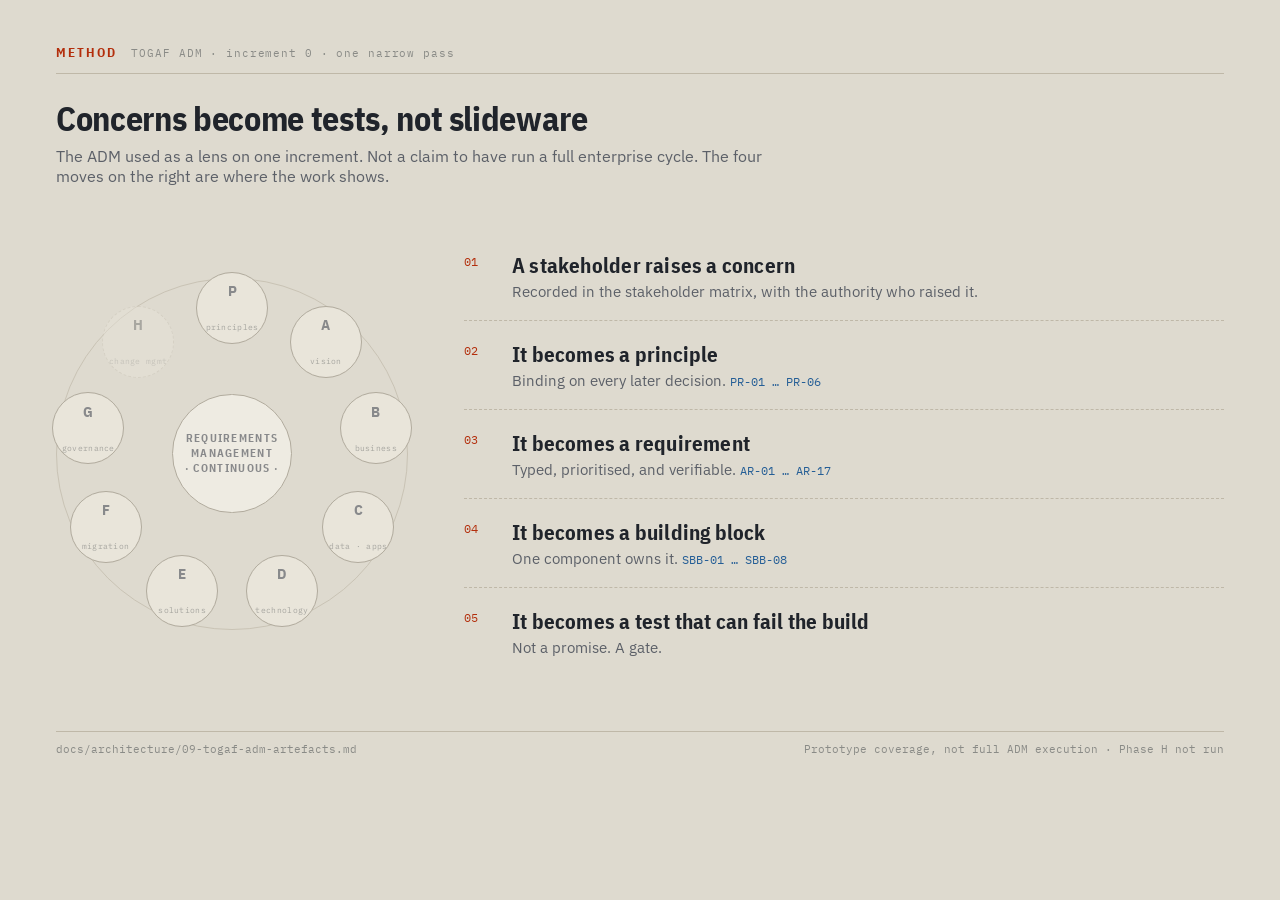
<file: docs/design/togaf-slides.html>
<!doctype html>
<meta charset="utf-8">
<title>CAIRN · TOGAF slides</title>
<!--
  Three frames for Act 4 of the demo, built to the app's own tokens so they read as the
  same product rather than a deck bolted on afterwards.

  Every identifier on these slides resolves to a real artefact in the repo. Nothing here
  is illustrative. The reveal timings match the narration clause boundaries in
  captures/narration.md, so each link lands as it is spoken.

  Drive it with captures/capture-slides.mjs. Slide is chosen by hash: #a, #b, #c.
-->
<style>
@font-face{font-family:'IBM Plex Sans';font-weight:400;font-display:block;src:url('../../app/web/vendor/fonts/ibm-plex-sans-latin-400-normal.woff2') format('woff2')}
@font-face{font-family:'IBM Plex Sans';font-weight:600;font-display:block;src:url('../../app/web/vendor/fonts/ibm-plex-sans-latin-600-normal.woff2') format('woff2')}
@font-face{font-family:'IBM Plex Sans Condensed';font-weight:700;font-display:block;src:url('../../app/web/vendor/fonts/ibm-plex-sans-condensed-latin-700-normal.woff2') format('woff2')}
@font-face{font-family:'IBM Plex Mono';font-weight:400;font-display:block;src:url('../../app/web/vendor/fonts/ibm-plex-mono-latin-400-normal.woff2') format('woff2')}
@font-face{font-family:'IBM Plex Mono';font-weight:600;font-display:block;src:url('../../app/web/vendor/fonts/ibm-plex-mono-latin-600-normal.woff2') format('woff2')}

:root{
  --ground:#DEDACF; --plate:#EFEBE1; --raise:#F7F4EC; --sink:#D2CDC1;
  --rule:#BFB8A8; --rule-hi:#9A9384;
  --ink:#20242B; --ink-dim:#5C6068; --ink-faint:#8A8B87;
  --haematite:#B32E0C; --hivis:#9A6A00; --malachite:#0F7A52; --survey:#255E96; --violet:#5B49A8;
  --ok-bg:#D9EFE4; --ok-line:#78BFA0; --hot-bg:#F6DED6; --hot-line:#D89880;
  --sans:'IBM Plex Sans',system-ui,sans-serif;
  --cond:'IBM Plex Sans Condensed','IBM Plex Sans',sans-serif;
  --mono:'IBM Plex Mono',ui-monospace,monospace;
  --chamfer:polygon(0 8px,8px 0,100% 0,100% calc(100% - 8px),calc(100% - 8px) 100%,0 100%);
}
*{box-sizing:border-box;margin:0}
body{width:1280px;height:800px;overflow:hidden;background:var(--ground);color:var(--ink);
  font-family:var(--sans);font-size:15px;display:grid;place-items:center}
.slide{display:none;width:1280px;height:800px;padding:44px 56px;flex-direction:column}
body:not([data-slide]) .slide#a,
body[data-slide='a'] .slide#a,
body[data-slide='b'] .slide#b,
body[data-slide='c'] .slide#c{display:flex}

.head{display:flex;align-items:baseline;gap:14px;border-bottom:1px solid var(--rule);padding-bottom:12px}
.head b{font-family:var(--cond);font-size:13px;letter-spacing:.16em;text-transform:uppercase;color:var(--haematite)}
.head span{font-family:var(--mono);font-size:11px;color:var(--ink-faint);letter-spacing:.08em}
h1{font-family:var(--cond);font-size:34px;font-weight:700;letter-spacing:-.01em;margin:22px 0 6px}
.sub{color:var(--ink-dim);font-size:16px;max-width:74ch}

/* ---------------------------------------------------------------- slide A: the ADM */
.adm{flex:1;display:grid;grid-template-columns:352px 1fr;gap:56px;align-items:center;margin-top:4px}
.wheel{position:relative;width:352px;height:352px;opacity:.66}
.wheel .ring{position:absolute;inset:0;border-radius:50%;border:1px solid var(--rule)}
.wheel .hub{position:absolute;inset:33%;border-radius:50%;background:var(--raise);
  border:1px solid var(--rule-hi);display:grid;place-items:center;text-align:center;padding:10px}
.wheel .hub u{font-family:var(--cond);font-size:11px;letter-spacing:.12em;text-transform:uppercase;
  color:var(--ink-dim);text-decoration:none;line-height:1.35}
.ph{position:absolute;width:72px;height:72px;margin:-36px 0 0 -36px;border-radius:50%;
  background:var(--plate);border:1px solid var(--rule);display:grid;place-items:center;text-align:center}
.ph b{font-family:var(--cond);font-size:15px;font-weight:700;line-height:1}
.ph i{font-family:var(--mono);font-size:7.5px;font-style:normal;color:var(--ink-faint);
  letter-spacing:.04em;display:block;margin-top:3px;max-width:74px}
.ph.on{background:var(--plate);border-color:var(--rule-hi)}
.ph.on b{color:var(--ink-dim)}
.ph.off{opacity:.42;border-style:dashed}

.moves{display:flex;flex-direction:column;gap:0}
.mv{display:grid;grid-template-columns:32px 1fr;gap:16px;padding:19px 0;border-bottom:1px dashed var(--rule)}
.mv:last-child{border-bottom:0}
.mv u{font-family:var(--mono);font-size:12px;color:var(--haematite);text-decoration:none;padding-top:3px}
.mv b{font-family:var(--cond);font-size:21px;letter-spacing:.01em}
.mv span{display:block;color:var(--ink-dim);font-size:14.5px;margin-top:3px}
.mv code{font-family:var(--mono);font-size:11.5px;color:var(--survey)}

/* ------------------------------------------------------------- slide B: the chain */
.chain{flex:1;display:flex;flex-direction:column;justify-content:center;gap:0}
.lk{display:grid;grid-template-columns:150px 1fr 340px;gap:18px;align-items:center;
  padding:21px 20px;background:var(--plate);border:1px solid var(--rule);clip-path:var(--chamfer);
  opacity:0;transform:translateX(-14px);transition:opacity .5s ease,transform .5s ease}
.lk.show{opacity:1;transform:none}
.lk + .arrow{height:26px;margin-left:80px;border-left:2px solid var(--rule-hi);opacity:0;
  transition:opacity .4s ease;position:relative}
.lk + .arrow::after{content:'';position:absolute;left:-5px;bottom:-1px;
  border-left:6px solid transparent;border-right:6px solid transparent;border-top:7px solid var(--rule-hi)}
.lk + .arrow.show{opacity:1}
.lk u{font-family:var(--cond);font-size:11px;letter-spacing:.14em;text-transform:uppercase;
  color:var(--ink-faint);text-decoration:none}
.lk b{font-family:var(--sans);font-weight:600;font-size:18px;display:block;margin-top:4px}
.lk .id{font-family:var(--mono);font-size:11px;line-height:1.5;color:var(--survey);text-align:right}
.lk.q{background:var(--raise);border-color:var(--rule-hi)}
.lk.q b{font-style:italic}
.lk.t{background:var(--ok-bg);border-color:var(--ok-line)}
.lk.t .id{color:var(--malachite)}
.lk.t b::before{content:'✓ ';color:var(--malachite)}

/* --------------------------------------------------- slide C: the caught mistake */
.split{flex:1;display:grid;grid-template-columns:1fr 408px;gap:44px;margin-top:12px;min-height:0}
.reqs{display:flex;flex-direction:column;min-height:0}
.reqs .cap{font-family:var(--cond);font-size:11px;letter-spacing:.14em;text-transform:uppercase;
  color:var(--ink-faint);margin-bottom:8px}
table{width:100%;border-collapse:collapse;font-size:13.5px}
th{font-family:var(--cond);font-size:10px;letter-spacing:.12em;text-transform:uppercase;
  color:var(--ink-faint);text-align:left;padding:0 8px 5px 0;border-bottom:1px solid var(--rule)}
td{padding:7px 8px 7px 0;border-bottom:1px solid rgba(191,184,168,.42);vertical-align:top}
td.k{font-family:var(--mono);color:var(--haematite);white-space:nowrap}
td.v{font-family:var(--mono);font-size:12px;color:var(--malachite);white-space:nowrap}
tr.hi td{background:var(--ok-bg)}
.fix{display:flex;flex-direction:column;gap:14px;align-self:start;
  opacity:0;transform:translateX(16px);transition:opacity .6s ease,transform .6s ease}
.fix.show{opacity:1;transform:none}
.fix .cap{font-family:var(--cond);font-size:11px;letter-spacing:.14em;text-transform:uppercase;color:var(--ink-faint)}
.box{padding:16px 18px;border:1px solid var(--rule);background:var(--plate);clip-path:var(--chamfer)}
.box.bad{background:var(--hot-bg);border-color:var(--hot-line)}
.box.good{background:var(--ok-bg);border-color:var(--ok-line)}
.box u{font-family:var(--cond);font-size:10px;letter-spacing:.14em;text-transform:uppercase;
  color:var(--ink-dim);text-decoration:none;display:block;margin-bottom:6px}
.box .n{font-family:var(--cond);font-size:31px;font-weight:700;line-height:1.05}
.box.bad .n{color:var(--haematite);text-decoration:line-through;text-decoration-thickness:2px}
.box.good .n{color:var(--malachite)}
.box p{font-size:12.5px;color:var(--ink-dim);margin-top:6px;line-height:1.45}

.foot{border-top:1px solid var(--rule);padding-top:10px;margin-top:14px;display:flex;
  justify-content:space-between;font-family:var(--mono);font-size:10.5px;color:var(--ink-faint)}
</style>

<!-- ============================================================= A · the method -->
<section class="slide" id="a">
  <div class="head"><b>Method</b><span>TOGAF ADM · increment 0 · one narrow pass</span></div>
  <h1>Concerns become tests, not slideware</h1>
  <p class="sub">The ADM used as a lens on one increment. Not a claim to have run a full
    enterprise cycle. The four moves on the right are where the work shows.</p>
  <div class="adm">
    <div class="wheel">
      <div class="ring"></div>
      <div class="hub"><u>Requirements<br>Management<br>· continuous ·</u></div>
      <div class="ph on" id="pP"><b>P</b><i>principles</i></div>
      <div class="ph on" id="pA"><b>A</b><i>vision</i></div>
      <div class="ph on" id="pB"><b>B</b><i>business</i></div>
      <div class="ph on" id="pC"><b>C</b><i>data · apps</i></div>
      <div class="ph on" id="pD"><b>D</b><i>technology</i></div>
      <div class="ph on" id="pE"><b>E</b><i>solutions</i></div>
      <div class="ph on" id="pF"><b>F</b><i>migration</i></div>
      <div class="ph on" id="pG"><b>G</b><i>governance</i></div>
      <div class="ph off" id="pH"><b>H</b><i>change mgmt</i></div>
    </div>
    <div class="moves">
      <div class="mv"><u>01</u><div><b>A stakeholder raises a concern</b>
        <span>Recorded in the stakeholder matrix, with the authority who raised it.</span></div></div>
      <div class="mv"><u>02</u><div><b>It becomes a principle</b>
        <span>Binding on every later decision. <code>PR-01 … PR-06</code></span></div></div>
      <div class="mv"><u>03</u><div><b>It becomes a requirement</b>
        <span>Typed, prioritised, and verifiable. <code>AR-01 … AR-17</code></span></div></div>
      <div class="mv"><u>04</u><div><b>It becomes a building block</b>
        <span>One component owns it. <code>SBB-01 … SBB-08</code></span></div></div>
      <div class="mv"><u>05</u><div><b>It becomes a test that can fail the build</b>
        <span>Not a promise. A gate.</span></div></div>
    </div>
  </div>
  <div class="foot"><span>docs/architecture/09-togaf-adm-artefacts.md</span>
    <span>Prototype coverage, not full ADM execution &middot; Phase H not run</span></div>
</section>

<!-- ========================================================== B · the traced chain -->
<section class="slide" id="b">
  <div class="head"><b>Traceability</b><span>one concern, carried to a passing test</span></div>
  <h1>One question, five artefacts, one test</h1>
  <div class="chain">
    <div class="lk q" data-step="1"><u>Stakeholder concern</u><b>"Can this thing waive a safety control?"</b><span class="id">HSE authority · §9.3</span></div>
    <div class="arrow" data-step="2"></div>
    <div class="lk" data-step="2"><u>Principle</u><b>No direct control path to operational technology</b><span class="id">PR-05 · §9.2</span></div>
    <div class="arrow" data-step="3"></div>
    <div class="lk" data-step="3"><u>Requirement</u><b>Deny every Tier 4 action, for every role, with no model call</b><span class="id">AR-05 · §9.12</span></div>
    <div class="arrow" data-step="4"></div>
    <div class="lk" data-step="4"><u>Building block</u><b>Deterministic policy service</b><span class="id">SBB-04 · app/policy/decisions.py</span></div>
    <div class="arrow" data-step="5"></div>
    <div class="lk t" data-step="5"><u>Verification</u><b>The policy path never invokes a model</b><span class="id">test_policy_denial_does_not_touch_the_agent_layer<br>passing · patches three seams</span></div>
  </div>
  <div class="foot"><span>Every identifier resolves to a real artefact in this repository.</span>
    <span>Same chain for all 17 requirements</span></div>
</section>

<!-- ======================================================= C · the caught mistake -->
<section class="slide" id="c">
  <div class="head"><b>Governance</b><span>Phase G compliance review · what the method caught</span></div>
  <h1>The review changed the build</h1>
  <div class="split">
    <div class="reqs">
      <div class="cap">Architecture requirements · every row carries the test that proves it</div>
      <table>
        <tr><th>ID</th><th>Requirement</th><th>Verification</th></tr>
        <tr><td class="k">AR-01</td><td>Correlate ≥4 signals into one incident</td><td class="v">test_five_signals…</td></tr>
        <tr><td class="k">AR-02</td><td>≥3 options differing in what they trade</td><td class="v">test_options_are…</td></tr>
        <tr><td class="k">AR-04</td><td>No option trades a standing safety control</td><td class="v">test_every_option…</td></tr>
        <tr class="hi"><td class="k">AR-05</td><td>Deny every Tier 4 action, every role, no model call</td><td class="v">test_tier_four_is…</td></tr>
        <tr><td class="k">AR-06</td><td>Refuse a state change without valid approval</td><td class="v">test_approval.py</td></tr>
        <tr><td class="k">AR-07</td><td>Replay a duplicate without a second effect</td><td class="v">test_duplicate…</td></tr>
        <tr><td class="k">AR-08</td><td>Surface stale and conflicting evidence</td><td class="v">test_evidence.py</td></tr>
        <tr><td class="k">AR-10</td><td>Reconstruct the chain from event to outcome</td><td class="v">test_audit…</td></tr>
        <tr><td class="k">AR-13</td><td>Never display raw chain-of-thought</td><td class="v">test_no_chain_of…</td></tr>
        <tr><td class="k">AR-16</td><td>Every specialist gathers evidence via a tool</td><td class="v">test_every_special…</td></tr>
        <tr><td class="k">AR-17</td><td>A tool outside a node's allow-list is cancelled</td><td class="v">test_a_tool_outside…</td></tr>
      </table>
      <div class="cap" style="margin-top:9px">11 of 17 shown</div>
    </div>
    <div class="fix" id="fix">
      <div class="cap">Caught in review, not by a test</div>
      <div class="box bad"><u>Shift target, as first written</u><div class="n">12,000 t</div>
        <p>A quarter of what the declared fleet and crusher could move in a twelve-hour shift.</p></div>
      <div class="box good"><u>Corrected against declared capacity</u><div class="n">28,000 t</div>
        <p>Crusher-limited, with 16,900 t moved at the eight-hour mark. Internally consistent.</p></div>
      <div class="box"><u>Why it matters</u>
        <p>A system whose claim is that it does not invent numbers cannot afford a headline
          figure that contradicts its own fixture. Asking formally whether the build matched
          the design is what surfaced it.</p></div>
    </div>
  </div>
  <div class="foot"><span>Figures are synthetic and internally consistent. No real operation is described.</span>
    <span>docs/architecture/09-togaf-adm-artefacts.md §9.10</span></div>
</section>

<script>
// Lay the eight phases plus Preliminary around the ring.
const R = 146, C = 176;
[['pP',-90],['pA',-50],['pB',-10],['pC',30],['pD',70],['pE',110],['pF',150],['pG',190],['pH',230]]
  .forEach(([id, deg]) => {
    const r = deg * Math.PI / 180, el = document.getElementById(id);
    if (el) { el.style.left = (C + R * Math.cos(r)) + 'px'; el.style.top = (C + R * Math.sin(r)) + 'px'; }
  });

// Slide B reveals one link per narration clause. Held here so the capture can step it.
window.revealStep = (n) => document.querySelectorAll(`#b [data-step="${n}"]`)
  .forEach((el) => el.classList.add('show'));
window.revealAll = () => { for (let i = 1; i <= 5; i++) window.revealStep(i); };
// Slide C is a split beat. The narration is about the correction, so the table holds
// the first seconds alone; arriving with both at once says neither.
window.revealFix = () => document.getElementById('fix')?.classList.add('show');
// Select from the hash, and keep following it. Navigating to a different hash on the
// same document does not re-run this script, which silently left the first slide up.
const pick = () => { document.body.dataset.slide = (location.hash.slice(1) || 'a'); };
addEventListener('hashchange', pick);
pick();
</script>
</file>
